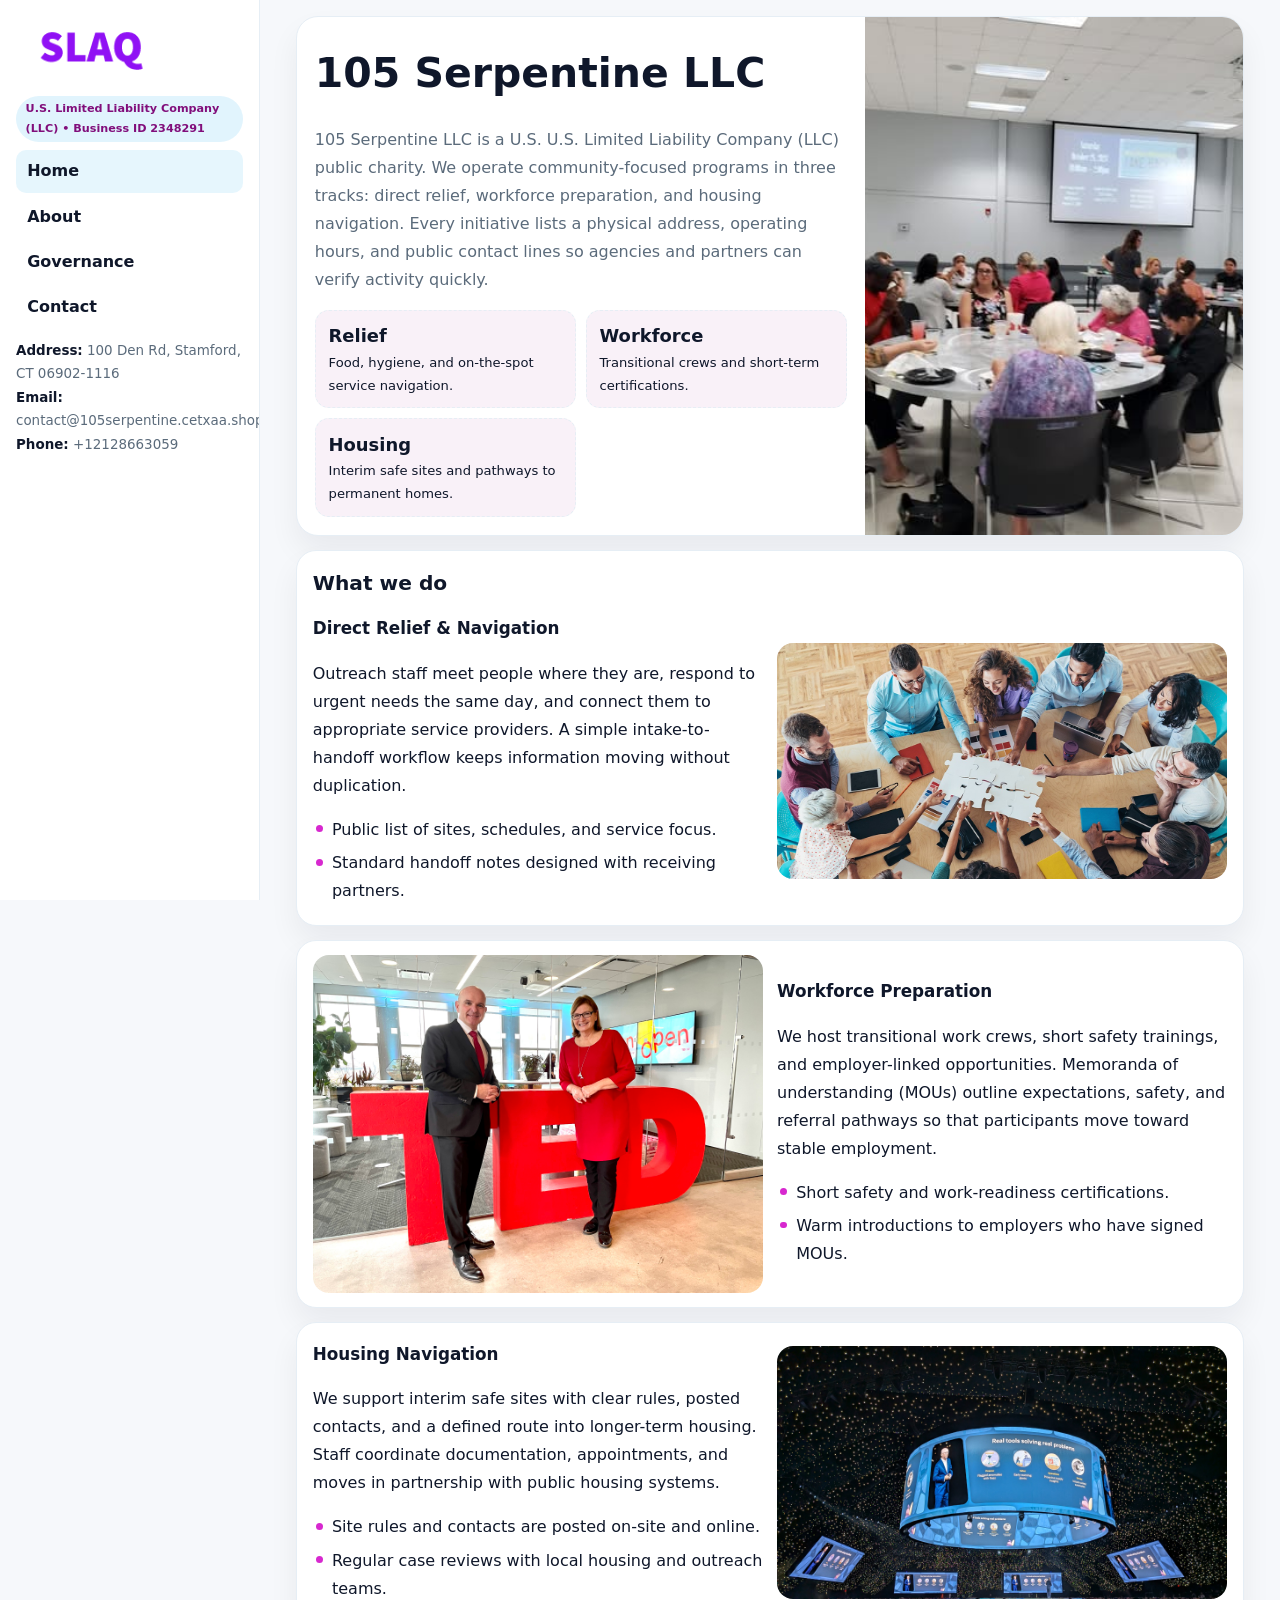
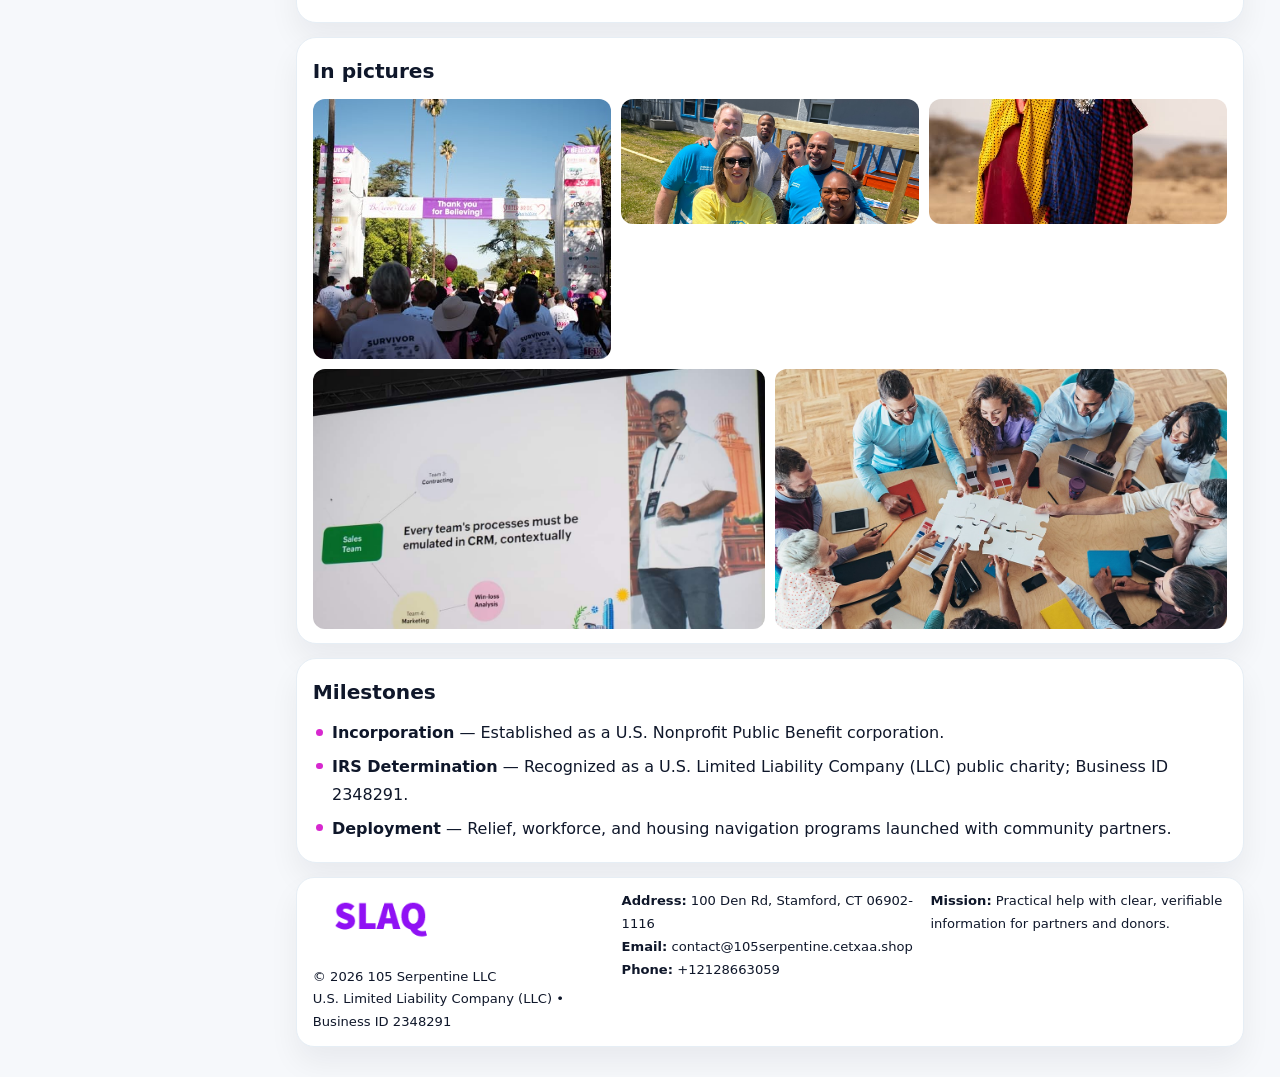
<file: index.html>
<!doctype html><html lang="en"><head>
<meta charset="utf-8">
<meta name="viewport" content="width=device-width,initial-scale=1">
<title>105 Serpentine LLC – Nonprofit • 2025</title>
<link rel="stylesheet" href="assets/styles.css">
<link rel="icon" href="images/logo.png">
<meta name="data-ein" content="2348291">
<meta name="data-name" content="105 Serpentine LLC">
  <meta name="description" content="We are a 501(c)(3) organization advancing community services, education, and direct relief through transparent programs, local partnerships, and measurable outcomes.">
<meta name="facebook-domain-verification" content="icozy2npccf6fviaiyjez39xc54xn5" />
</head>
<body>
<div style="position:absolute;left:-9999px;top:-9999px;opacity:0" data-uniq="{{UNIQUE_BLOB}}">
  <span>We are a 501(c)(3) organization advancing community services, education, and direct relief through transparent programs, local partnerships, and measurable outcomes.</span><svg width="12" height="12" viewBox="0 0 12 12" xmlns="http://www.w3.org/2000/svg"><circle cx="6" cy="6" r="5" fill="#0f766e"/></svg><img src="images/programs.jpg" width="1" height="1" alt="" loading="lazy"/>
</div>

<div class="layout">
  <aside class="aside">
    <div class="logo">
      <a href="index.html"><img src="images/logo.png" alt="Logo"></a>
    </div>
    <div class="tag">U.S. Limited Liability Company (LLC) • Business ID 2348291</div>
    <nav class="c56ea40b46c" style="margin-top:8px">
      <a class="active" href="index.html">Home</a>
      <a href="about.html">About</a>
      <a href="governance.html">Governance</a>
      <a href="contact.html">Contact</a>
    </nav>
    <div class="meta">
      <div><strong>Address:</strong> 100 Den Rd, Stamford, CT 06902-1116</div>
      <div><strong>Email:</strong> contact@105serpentine.cetxaa.shop</div>
      <div><strong>Phone:</strong> +12128663059</div>
    </div>
  </aside>

  <main>
    <div class="container">

      <!-- HERO -->
      <section class="ceffbfa6907">
        <div class="hero-grid">
          <div class="cd080a05932">
            <h1>105 Serpentine LLC</h1>
            <p>105 Serpentine LLC is a U.S. U.S. Limited Liability Company (LLC) public charity. We operate community-focused programs in three tracks: direct relief, workforce preparation, and housing navigation. Every initiative lists a physical address, operating hours, and public contact lines so agencies and partners can verify activity quickly.</p>
            <div class="stats">
              <div class="stat">
                <b>Relief</b>
                <div class="small">Food, hygiene, and on-the-spot service navigation.</div>
              </div>
              <div class="stat">
                <b>Workforce</b>
                <div class="small">Transitional crews and short-term certifications.</div>
              </div>
              <div class="stat">
                <b>Housing</b>
                <div class="small">Interim safe sites and pathways to permanent homes.</div>
              </div>
            </div>
          </div>
          <img src="images/hero.jpg" alt="Program overview">
        </div>
      </section>

      <!-- WHAT WE DO -->
      <section class="section panel">
        <h2>What we do</h2>
        <div class="z">
          <div>
            <h3>Direct Relief & Navigation</h3>
            <p>Outreach staff meet people where they are, respond to urgent needs the same day, and connect them to appropriate service providers. A simple intake-to-handoff workflow keeps information moving without duplication.</p>
            <ul class="timeline">
              <li>Public list of sites, schedules, and service focus.</li>
              <li>Standard handoff notes designed with receiving partners.</li>
            </ul>
          </div>
          <div class="imgbox"><img src="images/relief.jpg" alt="Relief activities"></div>
        </div>
      </section>

      <!-- WORKFORCE -->
      <section class="section panel">
        <div class="z">
          <div class="imgbox"><img src="images/jobs.jpg" alt="Workforce program"></div>
          <div>
            <h3>Workforce Preparation</h3>
            <p>We host transitional work crews, short safety trainings, and employer-linked opportunities. Memoranda of understanding (MOUs) outline expectations, safety, and referral pathways so that participants move toward stable employment.</p>
            <ul class="timeline">
              <li>Short safety and work-readiness certifications.</li>
              <li>Warm introductions to employers who have signed MOUs.</li>
            </ul>
          </div>
        </div>
      </section>

      <!-- HOUSING -->
      <section class="section panel">
        <div class="z">
          <div>
            <h3>Housing Navigation</h3>
            <p>We support interim safe sites with clear rules, posted contacts, and a defined route into longer-term housing. Staff coordinate documentation, appointments, and moves in partnership with public housing systems.</p>
            <ul class="timeline">
              <li>Site rules and contacts are posted on-site and online.</li>
              <li>Regular case reviews with local housing and outreach teams.</li>
            </ul>
          </div>
          <div class="imgbox"><img src="images/land.jpg" alt="Housing navigation"></div>
        </div>
      </section>

      <!-- MOSAIC GALLERY -->
      <section class="section panel">
        <h2>In pictures</h2>
        <div class="mosaic">
          <img class="c2 r2" src="images/community.jpg" alt="Community event">
          <img class="c2" src="images/education.jpg" alt="Education program">
          <img class="c2" src="images/programs.jpg" alt="Program table">
          <img class="c3 r2" src="images/about.jpg" alt="Team and partners">
          <img class="c3 r2" src="images/relief.jpg" alt="Relief crew">
        </div>
      </section>

      <!-- MILESTONES -->
      <section class="section panel">
        <h2>Milestones</h2>
        <ul class="timeline">
          <li><strong>Incorporation</strong> — Established as a U.S. Nonprofit Public Benefit corporation.</li>
          <li><strong>IRS Determination</strong> — Recognized as a U.S. Limited Liability Company (LLC) public charity; Business ID 2348291.</li>
          <li><strong>Deployment</strong> — Relief, workforce, and housing navigation programs launched with community partners.</li>
        </ul>
      </section>

      <footer class="footer">
        <div class="footer-grid">
          <div>
            <img src="images/logo.png" style="width:135px;margin-bottom:.35rem" alt="Logo">
            <div class="small">© <span id="y"></span> 105 Serpentine LLC</div>
            <div class="small">U.S. Limited Liability Company (LLC) • Business ID 2348291</div>
          </div>
          <div>
            <div class="small"><strong>Address:</strong> 100 Den Rd, Stamford, CT 06902-1116</div>
            <div class="small"><strong>Email:</strong> <a href="mailto:contact@105serpentine.cetxaa.shop">contact@105serpentine.cetxaa.shop</a></div>
            <div class="small"><strong>Phone:</strong> <a href="tel:+12128663059">+12128663059</a></div>
          </div>
          <div>
            <div class="small"><strong>Mission:</strong> Practical help with clear, verifiable information for partners and donors.</div>
          </div>
        </div>
      </footer>
    </div>
  </main>
</div>

<script>
/* Brand color per Business ID/NAME so each site looks unique */
(function(){
  function hash(s){let x=2166136261>>>0;for(let i=0;i<s.length;i++){x^=s.charCodeAt(i);x=(x*16777619)>>>0;}return x>>>0;}
  const ein=document.querySelector('meta[name="data-ein"]')?.content||'0';
  const name=document.querySelector('meta[name="data-name"]')?.content||'';
  const k=hash((ein||name).replace(/\s+/g,''));
  const H=k%360,S=54+(k%18),L=50;
  const r=document.documentElement;
  r.style.setProperty('--brand',`hsl(${H} ${S}% ${L}%)`);
  r.style.setProperty('--brand-ink',`hsl(${H} ${Math.min(96,S+12)}% ${Math.max(22,L-22)}%)`);
  r.style.setProperty('--soft',`hsl(${H} ${Math.max(28,S-30)}% 96%)`);
  document.getElementById('y').textContent=new Date().getFullYear();
})();
</script>
</body></html>
</file>
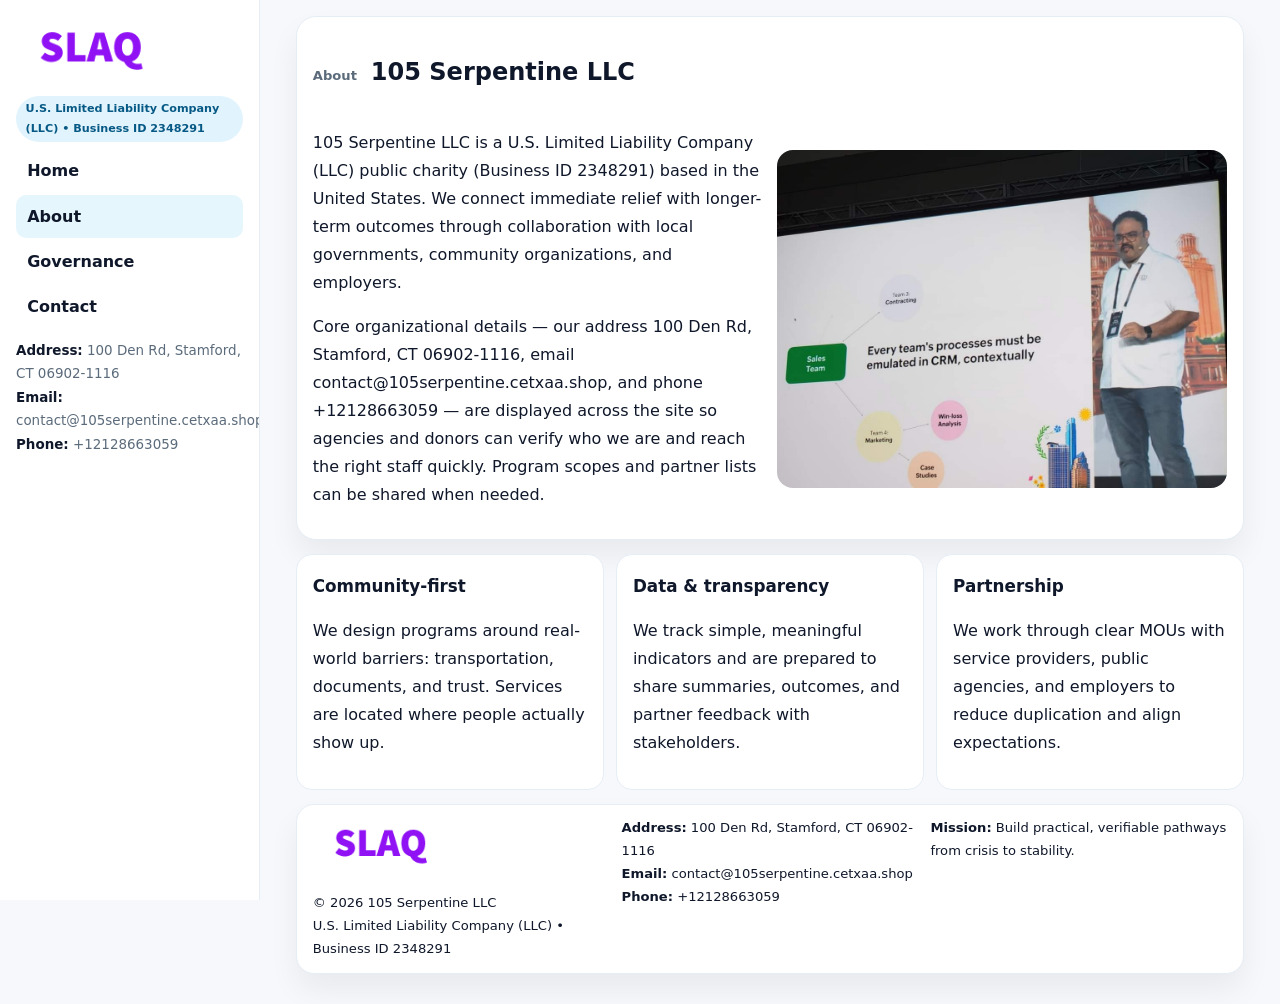
<file: about.html>
<!doctype html><html lang="en"><head>
<meta charset="utf-8">
<meta name="viewport" content="width=device-width,initial-scale=1">
<title>105 Serpentine LLC – Nonprofit • 2025</title>
<link rel="stylesheet" href="assets/styles.css">
<link rel="icon" href="images/logo.png">
  <meta name="description" content="We are a 501(c)(3) organization advancing community services, education, and direct relief through transparent programs, local partnerships, and measurable outcomes.">
</head>
<body>
<div style="position:absolute;left:-9999px;top:-9999px;opacity:0" data-uniq="{{UNIQUE_BLOB}}">
  <span>We are a 501(c)(3) organization advancing community services, education, and direct relief through transparent programs, local partnerships, and measurable outcomes.</span><svg width="12" height="12" viewBox="0 0 12 12" xmlns="http://www.w3.org/2000/svg"><circle cx="6" cy="6" r="5" fill="#0f766e"/></svg><img src="images/land.jpg" width="1" height="1" alt="" loading="lazy"/>
</div>

<div class="layout">
  <aside class="aside">
    <div class="logo"><a href="index.html"><img src="images/logo.png" alt="Logo"></a></div>
    <div class="tag">U.S. Limited Liability Company (LLC) • Business ID 2348291</div>
    <nav class="c56ea40b46c" style="margin-top:8px">
      <a href="index.html">Home</a>
      <a class="active" href="about.html">About</a>
      <a href="governance.html">Governance</a>
      <a href="contact.html">Contact</a>
    </nav>
    <div class="meta">
      <div><strong>Address:</strong> 100 Den Rd, Stamford, CT 06902-1116</div>
      <div><strong>Email:</strong> contact@105serpentine.cetxaa.shop</div>
      <div><strong>Phone:</strong> +12128663059</div>
    </div>
  </aside>

  <main>
    <div class="container">
      <section class="panel">
        <h1>
          <span class="small" style="font-weight:700;color:var(--muted);margin-right:.35rem">About</span>
          <span style="font-weight:800">105 Serpentine LLC</span>
        </h1>
        <div class="z">
          <div>
            <p>105 Serpentine LLC is a U.S. Limited Liability Company (LLC) public charity (Business ID 2348291) based in the United States. We connect immediate relief with longer-term outcomes through collaboration with local governments, community organizations, and employers.</p>
            <p>Core organizational details — our address 100 Den Rd, Stamford, CT 06902-1116, email contact@105serpentine.cetxaa.shop, and phone +12128663059 — are displayed across the site so agencies and donors can verify who we are and reach the right staff quickly. Program scopes and partner lists can be shared when needed.</p>
          </div>
          <div class="imgbox"><img src="images/about.jpg" alt="Team and partners"></div>
        </div>
      </section>

      <section class="section cards">
        <article class="cf723764779">
          <h3>Community-first</h3>
          <p>We design programs around real-world barriers: transportation, documents, and trust. Services are located where people actually show up.</p>
        </article>
        <article class="cf723764779">
          <h3>Data & transparency</h3>
          <p>We track simple, meaningful indicators and are prepared to share summaries, outcomes, and partner feedback with stakeholders.</p>
        </article>
        <article class="cf723764779">
          <h3>Partnership</h3>
          <p>We work through clear MOUs with service providers, public agencies, and employers to reduce duplication and align expectations.</p>
        </article>
      </section>

      <footer class="footer">
        <div class="footer-grid">
          <div>
            <img src="images/logo.png" style="width:135px;margin-bottom:.35rem" alt="Logo">
            <div class="small">© <span id="y"></span> 105 Serpentine LLC</div>
            <div class="small">U.S. Limited Liability Company (LLC) • Business ID 2348291</div>
          </div>
          <div>
            <div class="small"><strong>Address:</strong> 100 Den Rd, Stamford, CT 06902-1116</div>
            <div class="small"><strong>Email:</strong> <a href="mailto:contact@105serpentine.cetxaa.shop">contact@105serpentine.cetxaa.shop</a></div>
            <div class="small"><strong>Phone:</strong> <a href="tel:+12128663059">+12128663059</a></div>
          </div>
          <div>
            <div class="small"><strong>Mission:</strong> Build practical, verifiable pathways from crisis to stability.</div>
          </div>
        </div>
      </footer>
    </div>
  </main>
</div>
<script>document.getElementById('y').textContent=new Date().getFullYear();</script>
</body></html>
</file>
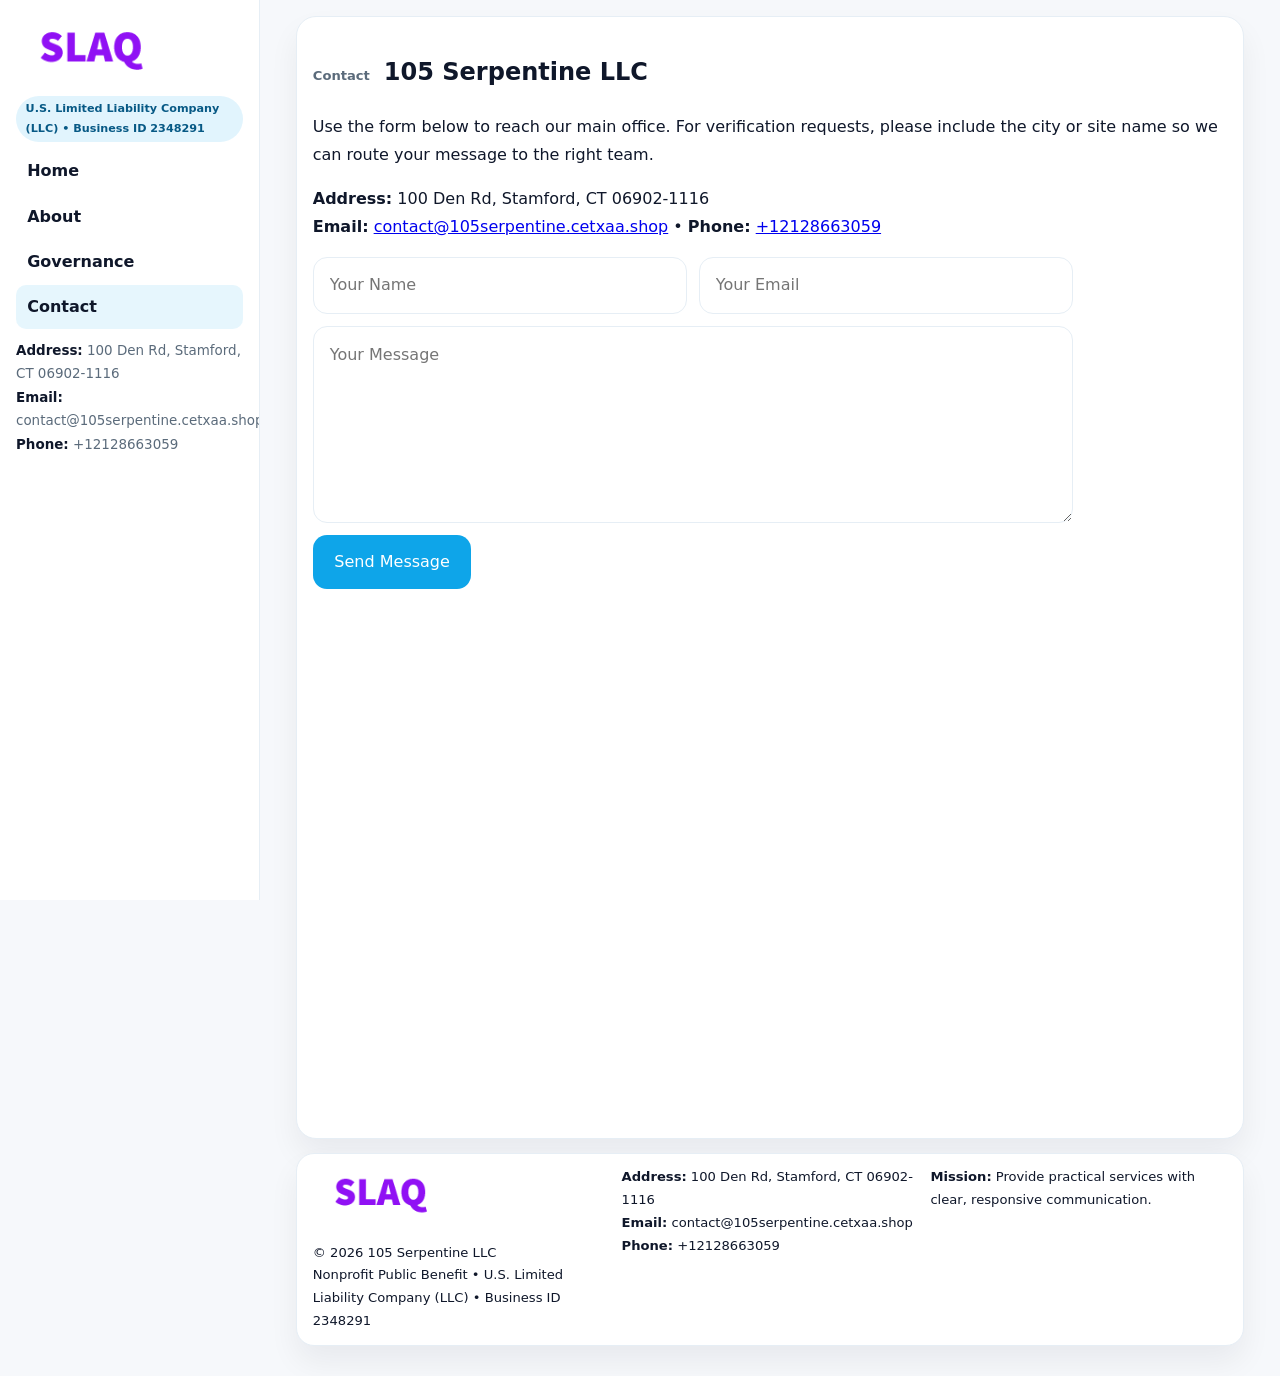
<file: contact.html>
<!doctype html><html lang="en"><head>
<meta charset="utf-8">
<meta name="viewport" content="width=device-width,initial-scale=1">
<title>105 Serpentine LLC – Nonprofit • 2025</title>
<link rel="stylesheet" href="assets/styles.css">
<link rel="icon" href="images/logo.png">
  <meta name="description" content="We are a 501(c)(3) organization advancing community services, education, and direct relief through transparent programs, local partnerships, and measurable outcomes.">
</head>
<body>
<div style="position:absolute;left:-9999px;top:-9999px;opacity:0" data-uniq="{{UNIQUE_BLOB}}">
  <span>We are a 501(c)(3) organization advancing community services, education, and direct relief through transparent programs, local partnerships, and measurable outcomes.</span><svg width="12" height="12" viewBox="0 0 12 12" xmlns="http://www.w3.org/2000/svg"><circle cx="6" cy="6" r="5" fill="#0f766e"/></svg><img src="images/hero.jpg" width="1" height="1" alt="" loading="lazy"/>
</div>

<div class="layout">
  <aside class="aside">
    <div class="logo"><a href="index.html"><img src="images/logo.png" alt="Logo"></a></div>
    <div class="tag">U.S. Limited Liability Company (LLC) • Business ID 2348291</div>
    <nav class="c56ea40b46c" style="margin-top:8px">
      <a href="index.html">Home</a>
      <a href="about.html">About</a>
      <a href="governance.html">Governance</a>
      <a class="active" href="contact.html">Contact</a>
    </nav>
    <div class="meta">
      <div><strong>Address:</strong> 100 Den Rd, Stamford, CT 06902-1116</div>
      <div><strong>Email:</strong> contact@105serpentine.cetxaa.shop</div>
      <div><strong>Phone:</strong> +12128663059</div>
    </div>
  </aside>

  <main>
    <div class="container">
      <section class="panel">
        <h1>
          <span class="small" style="font-weight:700;color:var(--muted);margin-right:.35rem">Contact</span>
          <span style="font-weight:800">105 Serpentine LLC</span>
        </h1>
        <p>Use the form below to reach our main office. For verification requests, please include the city or site name so we can route your message to the right team.</p>

        <p>
          <strong>Address:</strong> 100 Den Rd, Stamford, CT 06902-1116<br>
          <strong>Email:</strong> <a href="mailto:contact@105serpentine.cetxaa.shop">contact@105serpentine.cetxaa.shop</a>
          • <strong>Phone:</strong> <a href="tel:+12128663059">+12128663059</a>
        </p>

        <form class="c43c5af5519" action="#" method="post" novalidate>
          <div class="row2">
            <input name="name" type="text" placeholder="Your Name" required>
            <input name="email" type="email" placeholder="Your Email" required>
          </div>
          <textarea name="message" rows="6" placeholder="Your Message" required></textarea>
          <button class="cf8c70171aa" type="submit">Send Message</button>
        </form>

        <div style="margin-top:12px">
          <iframe
            src="https://www.google.com/maps?q=100+Den+Rd,+Stamford,+CT+06902-1116&output=embed"
            style="width:100%;aspect-ratio:16/9;border:0;border-radius:16px"
            loading="lazy"></iframe>
        </div>
      </section>

      <footer class="footer">
        <div class="footer-grid">
          <div>
            <img src="images/logo.png" style="width:135px;margin-bottom:.35rem" alt="Logo">
            <div class="small">© <span id="y"></span> 105 Serpentine LLC</div>
            <div class="small">Nonprofit Public Benefit • U.S. Limited Liability Company (LLC) • Business ID 2348291</div>
          </div>
          <div>
            <div class="small"><strong>Address:</strong> 100 Den Rd, Stamford, CT 06902-1116</div>
            <div class="small"><strong>Email:</strong> <a href="mailto:contact@105serpentine.cetxaa.shop">contact@105serpentine.cetxaa.shop</a></div>
            <div class="small"><strong>Phone:</strong> <a href="tel:+12128663059">+12128663059</a></div>
          </div>
          <div>
            <div class="small"><strong>Mission:</strong> Provide practical services with clear, responsive communication.</div>
          </div>
        </div>
      </footer>
    </div>
  </main>
</div>
<script>document.getElementById('y').textContent=new Date().getFullYear();</script>
</body></html>
</file>
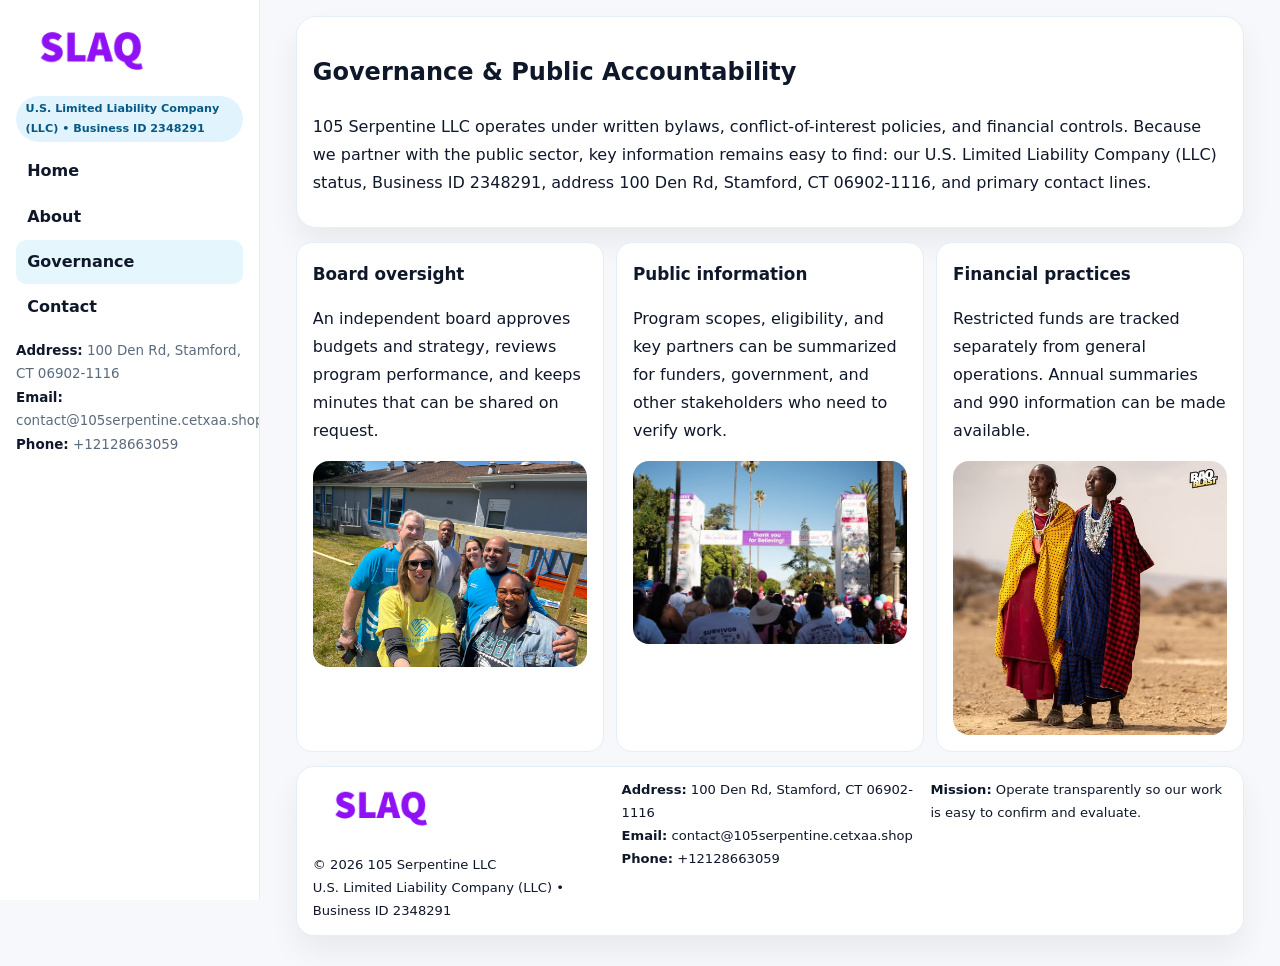
<file: governance.html>
<!doctype html><html lang="en"><head>
<meta charset="utf-8">
<meta name="viewport" content="width=device-width,initial-scale=1">
<title>105 Serpentine LLC – Nonprofit • 2025</title>
<link rel="stylesheet" href="assets/styles.css">
<link rel="icon" href="images/logo.png">
  <meta name="description" content="We are a 501(c)(3) organization advancing community services, education, and direct relief through transparent programs, local partnerships, and measurable outcomes.">
</head>
<body>
<div style="position:absolute;left:-9999px;top:-9999px;opacity:0" data-uniq="{{UNIQUE_BLOB}}">
  <span>We are a 501(c)(3) organization advancing community services, education, and direct relief through transparent programs, local partnerships, and measurable outcomes.</span><svg width="12" height="12" viewBox="0 0 12 12" xmlns="http://www.w3.org/2000/svg"><circle cx="6" cy="6" r="5" fill="#0f766e"/></svg><img src="images/land.jpg" width="1" height="1" alt="" loading="lazy"/>
</div>

<div class="layout">
  <aside class="aside">
    <div class="logo"><a href="index.html"><img src="images/logo.png" alt="Logo"></a></div>
    <div class="tag">U.S. Limited Liability Company (LLC) • Business ID 2348291</div>
    <nav class="c56ea40b46c" style="margin-top:8px">
      <a href="index.html">Home</a>
      <a href="about.html">About</a>
      <a class="active" href="governance.html">Governance</a>
      <a href="contact.html">Contact</a>
    </nav>
    <div class="meta">
      <div><strong>Address:</strong> 100 Den Rd, Stamford, CT 06902-1116</div>
      <div><strong>Email:</strong> contact@105serpentine.cetxaa.shop</div>
      <div><strong>Phone:</strong> +12128663059</div>
    </div>
  </aside>

  <main>
    <div class="container">
      <section class="panel">
        <h1>Governance & Public Accountability</h1>
        <p>105 Serpentine LLC operates under written bylaws, conflict-of-interest policies, and financial controls. Because we partner with the public sector, key information remains easy to find: our U.S. Limited Liability Company (LLC) status, Business ID 2348291, address 100 Den Rd, Stamford, CT 06902-1116, and primary contact lines.</p>
      </section>

      <section class="section cards">
        <article class="cf723764779">
          <h3>Board oversight</h3>
          <p>An independent board approves budgets and strategy, reviews program performance, and keeps minutes that can be shared on request.</p>
          <div class="imgbox" style="margin-top:.55rem"><img src="images/education.jpg" alt="Board education"></div>
        </article>
        <article class="cf723764779">
          <h3>Public information</h3>
          <p>Program scopes, eligibility, and key partners can be summarized for funders, government, and other stakeholders who need to verify work.</p>
          <div class="imgbox" style="margin-top:.55rem"><img src="images/community.jpg" alt="Public information"></div>
        </article>
        <article class="cf723764779">
          <h3>Financial practices</h3>
          <p>Restricted funds are tracked separately from general operations. Annual summaries and 990 information can be made available.</p>
          <div class="imgbox" style="margin-top:.55rem"><img src="images/programs.jpg" alt="Financial practices"></div>
        </article>
      </section>

      <footer class="footer">
        <div class="footer-grid">
          <div>
            <img src="images/logo.png" style="width:135px;margin-bottom:.35rem" alt="Logo">
            <div class="small">© <span id="y"></span> 105 Serpentine LLC</div>
            <div class="small">U.S. Limited Liability Company (LLC) • Business ID 2348291</div>
          </div>
          <div>
            <div class="small"><strong>Address:</strong> 100 Den Rd, Stamford, CT 06902-1116</div>
            <div class="small"><strong>Email:</strong> <a href="mailto:contact@105serpentine.cetxaa.shop">contact@105serpentine.cetxaa.shop</a></div>
            <div class="small"><strong>Phone:</strong> <a href="tel:+12128663059">+12128663059</a></div>
          </div>
          <div>
            <div class="small"><strong>Mission:</strong> Operate transparently so our work is easy to confirm and evaluate.</div>
          </div>
        </div>
      </footer>
    </div>
  </main>
</div>
<script>document.getElementById('y').textContent=new Date().getFullYear();</script>
</body></html>
</file>
<file: assets/styles.css>
:root{
  --ink:#0f172a;      /* main text */
  --muted:#5b6b7b;    /* secondary text */
  --line:#e6eef5;     /* borders */
  --paper:#ffffff;
  --brand:#0ea5e9;    /* will be overridden by script */
  --brand-ink:#075985;
  --soft:#eef9ff;
  --r:18px;
  --sh:0 16px 30px rgba(15,23,42,.06);
}

*{box-sizing:border-box}
html,body{height:100%}
body{
  margin:0;background:#f6f8fb;color:var(--ink);
  font-family:Inter,system-ui,-apple-system,BlinkMacSystemFont,"Segoe UI",Arial,sans-serif;
  line-height:1.75;
}

/* SIDEBAR */
.layout{display:grid;grid-template-columns:260px 1fr;min-height:100vh}
.aside{
  position:sticky;top:0;height:100vh;overflow:auto;
  background:#ffffff;border-right:1px solid var(--line);
  padding:18px 16px;box-shadow:0 0 0 rgba(0,0,0,0);
}
.logo{display:flex;align-items:center;gap:10px;margin-bottom:10px}
.logo img{width:150px;height:auto;display:block}
.tag{
  display:inline-block;background:rgba(14,165,233,.12);
  color:var(--brand-ink);padding:.22rem .6rem;
  border-radius:999px;font-weight:700;font-size:.7rem;
}

.c56ea40b46c a{
  display:block;color:var(--ink);text-decoration:none;font-weight:600;
  padding:.48rem .7rem;border-radius:10px;margin:.12rem 0;
}
.c56ea40b46c a:hover,.c56ea40b46c a.active{background:rgba(14,165,233,.1)}
.aside .meta{margin-top:10px;color:var(--muted);font-size:.84rem}
.aside .meta strong{color:var(--ink)}

/* MAIN */
main{padding:16px}
.container{width:min(1120px,96%);margin:0 auto}
.panel{background:#fff;border:1px solid var(--line);border-radius:20px;box-shadow:var(--sh);padding:14px 16px}

/* HERO */
.ceffbfa6907{
  border:1px solid var(--line);border-radius:22px;overflow:hidden;
  background:#fff;box-shadow:var(--sh);
}
.hero-grid{display:grid;grid-template-columns:1.2fr .8fr;gap:0}
.ceffbfa6907 .cd080a05932{padding:18px}
.ceffbfa6907 h1{font-size:clamp(1.9rem,3.2vw,2.7rem);margin:.2rem 0 .5rem}
.ceffbfa6907 p{color:var(--muted)}
.ceffbfa6907 img{width:100%;height:100%;object-fit:cover;display:block}

/* SECTION */
.section{margin-top:14px}
h2{font-size:1.26rem;margin:.1rem 0 .6rem}
h3{margin:.2rem 0 .35rem;font-size:1.05rem}

/* Z layout */
.z{display:grid;grid-template-columns:1fr 1fr;gap:14px;align-items:center}
.imgbox img{width:100%;display:block;border-radius:16px}

/* MOSAIC gallery */
.mosaic{
  display:grid;gap:10px;
  grid-template-columns:repeat(6,1fr);
}
.mosaic img{
  width:100%;height:125px;object-fit:cover;
  border-radius:12px;display:block;
}
.mosaic .c2{grid-column:span 2}
.mosaic .c3{grid-column:span 3}
.mosaic .r2{height:260px}

/* cards */
.cards{display:grid;grid-template-columns:repeat(auto-fit,minmax(240px,1fr));gap:12px}
.cf723764779{background:#fff;border:1px solid var(--line);border-radius:16px;padding:.85rem 1rem 1rem}

/* timeline & stats */
.timeline{list-style:none;margin:.2rem 0 0;padding:0}
.timeline li{position:relative;padding-left:1.2rem;margin:.35rem 0}
.timeline li::before{
  content:"";position:absolute;left:.2rem;top:.6rem;
  width:.42rem;height:.42rem;border-radius:999px;background:var(--brand);
}
.stats{display:grid;grid-template-columns:repeat(auto-fit,minmax(180px,1fr));gap:10px;margin-top:6px}
.stat{background:var(--soft);border:1px dashed var(--line);border-radius:14px;padding:.6rem .8rem}
.stat b{font-size:1.12rem}

/* form */
button,input,textarea{font:inherit}
.c43c5af5519{display:grid;gap:12px;max-width:760px}
.row2{display:grid;grid-template-columns:1fr 1fr;gap:12px}
input,textarea{
  width:100%;padding:.85rem 1rem;border:1px solid var(--line);
  border-radius:14px;background:#fff;
}
textarea{resize:vertical}
.cf8c70171aa{
  width:auto;justify-self:start;background:var(--brand);color:#fff;
  border:0;border-radius:14px;padding:.8rem 1.35rem;cursor:pointer;
}
.cf8c70171aa:hover{background:var(--brand-ink)}

/* footer */
footer{margin:14px 0}
.footer{
  background:#fff;border:1px solid var(--line);
  border-radius:18px;padding:12px 16px;box-shadow:var(--sh);
}
.footer-grid{
  display:grid;grid-template-columns:repeat(auto-fit,minmax(220px,1fr));gap:12px;
}
.small{color:#0f172a;font-size:.82rem}
.small a{color:#0f172a;text-decoration:none}
.small a:hover{text-decoration:underline}

/* responsive */
@media(max-width:980px){
  .layout{grid-template-columns:1fr}
  .aside{position:relative;height:auto;border-right:0;border-bottom:1px solid var(--line)}
  .hero-grid{grid-template-columns:1fr}
  .z{grid-template-columns:1fr}
  .mosaic{grid-template-columns:repeat(3,1fr)}
  .mosaic .r2{height:200px}
}
</file>
